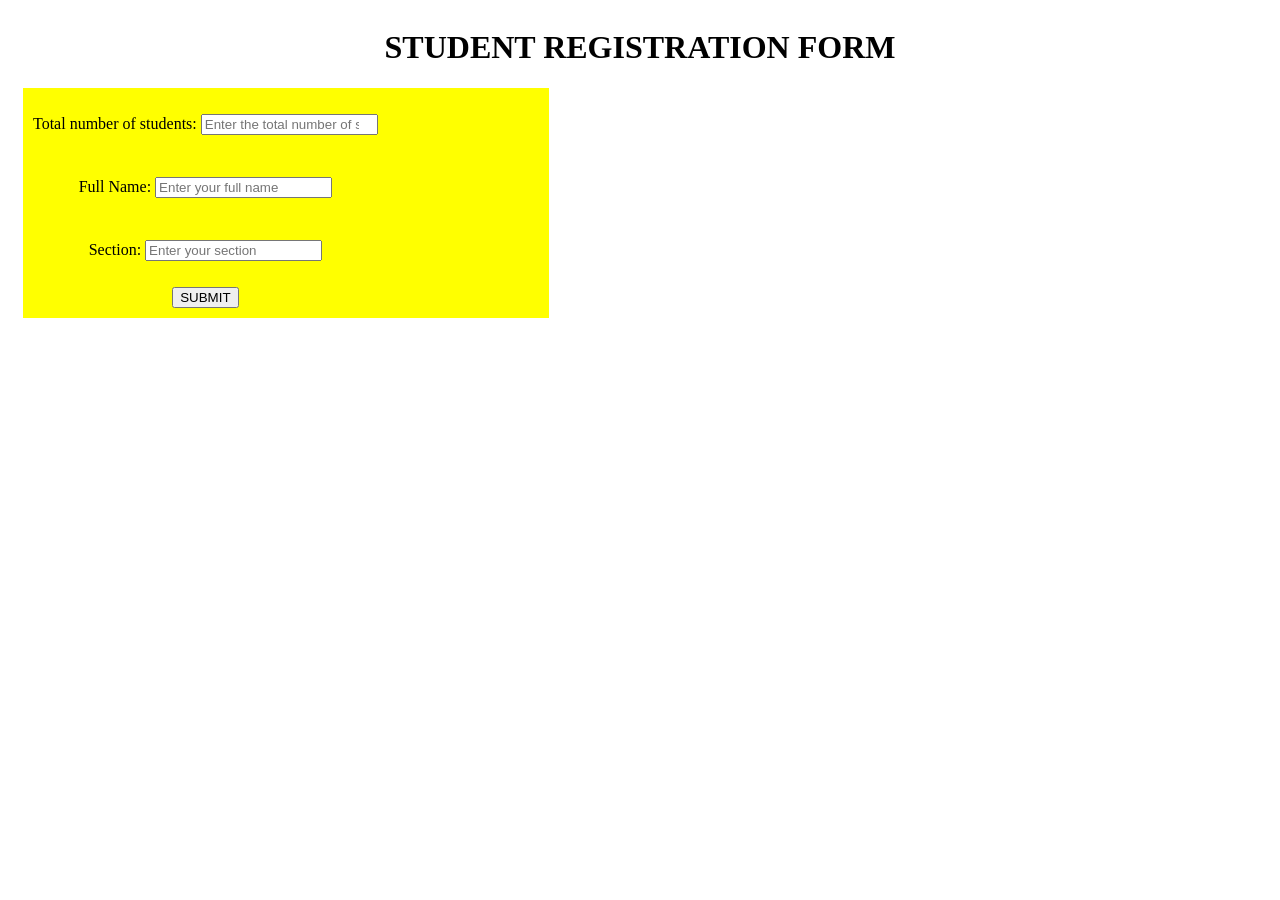
<file: Student Registration Form/index.html>
<!DOCTYPE html>
<html lang="en">

<head>
    <meta charset="UTF-8">
    <meta name="viewport" content="width=device-width, initial-scale=1.0">
    <title>Student registration form</title>
    <link rel="stylesheet" href="style.css">
</head>

<body>
    <h1>STUDENT REGISTRATION FORM</h1>
    <div class="container">
        <form action="/registration">
            <p>
                <label for="Number">Total number of students:</label>
                <input type="number" id="number" name="Total_Students" placeholder="Enter the total number of students">
            </p>
            <p>
                <label for="fullName">Full Name:</label>
                <input type="text" id="fullName" name="user_name" placeholder="Enter your full name">
            </p>

            <p>
                <label for="section">Section:</label>
                <input type="text" id="section" name="class_section" placeholder="Enter your section">
            </p>
            <button type="button" onclick="Register(event)">SUBMIT</button>
        </form>
    </div>
    <script src="js.js"></script>
    <div id="result"></div>
</body>

</html>
</file>
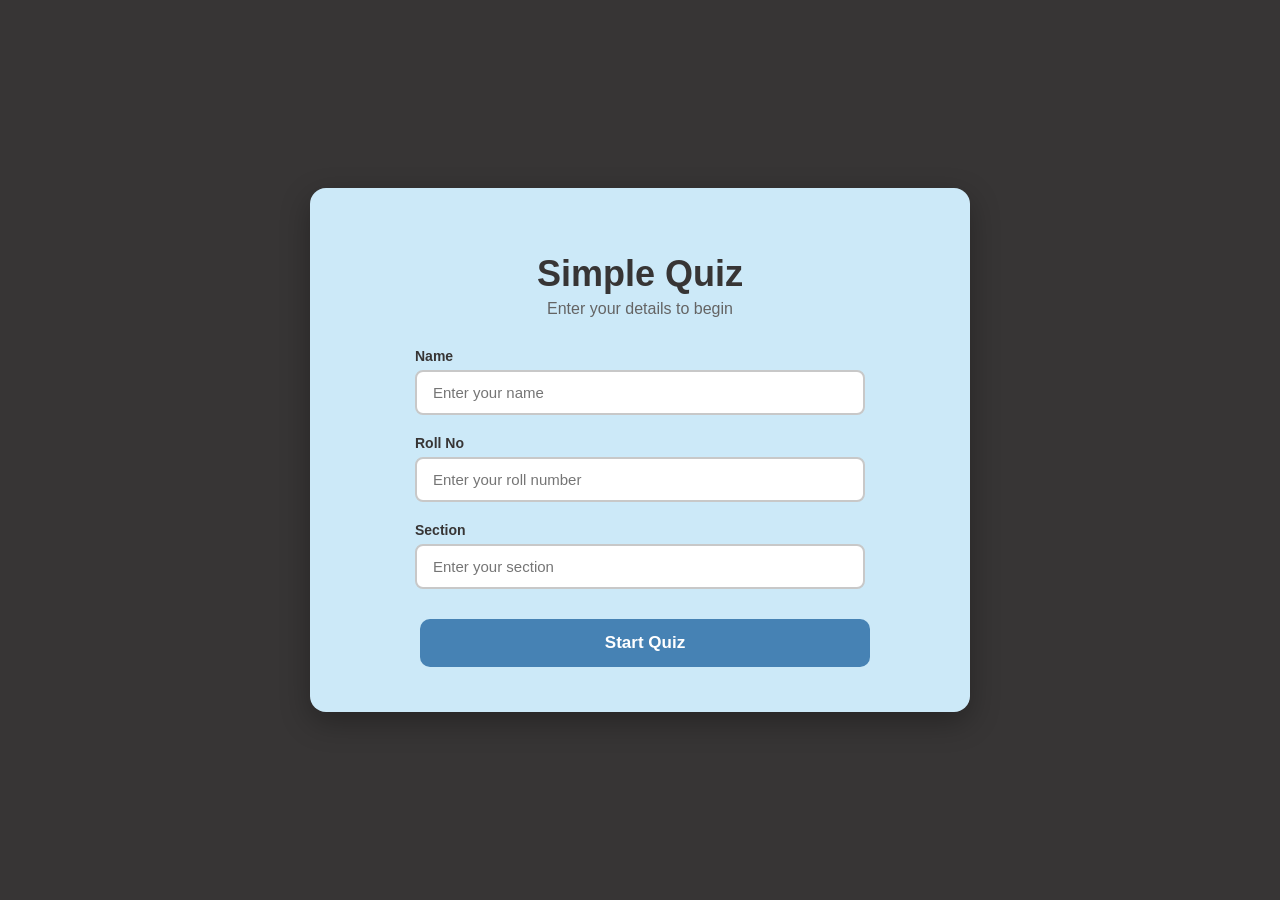
<file: FSD Assignment/Assignment_1/index.html>
<!DOCTYPE html>
<html lang="en">
<head>
    <meta charset="UTF-8">
    <meta name="viewport" content="width=device-width, initial-scale=1.0">
    <title>Assignmet_1</title>
    <link rel="stylesheet" href="./style.css">
</head>
<body>
    <div class="container">
        <div id="startPage" class="start-page">
            <h1 class="start-title">Simple Quiz</h1>
            <p class="start-subtitle">Enter your details to begin</p>
            <div class="form-group">
                <label for="name">Name</label>
                <input type="text" id="name" placeholder="Enter your name">
            </div>
            <div class="form-group">
                <label for="roll">Roll No</label>
                <input type="text" id="roll" placeholder="Enter your roll number">
            </div>
            <div class="form-group">
                <label for="section">Section</label>
                <input type="text" id="section" placeholder="Enter your section">
            </div>
            <button class="start-btn" onclick="startQuiz()">Start Quiz</button>
        </div>
        <div id="quizPage" style="display:none;">
            <div id="timer">03:00</div>
            <h2 id="questionNumber"></h2>
            <h3 id="question"></h3>
            <div id="options"></div>
            <div id="answerResult"></div>
            <br>
            <button id="nextBtn" onclick="nextQuestion()">Next</button>
            <button onclick="submitQuiz()">Submit</button>
        </div>
        <div id="resultPage" style="display:none;">
            <h1>Quiz Result</h1>
            <p id="studentInfo"></p>
            <h2 id="score"></h2>
            <button onclick="location.reload()">Restart Quiz</button>
        </div>
    </div>
</body>
<script src="./script.js"></script>
</html>
</file>
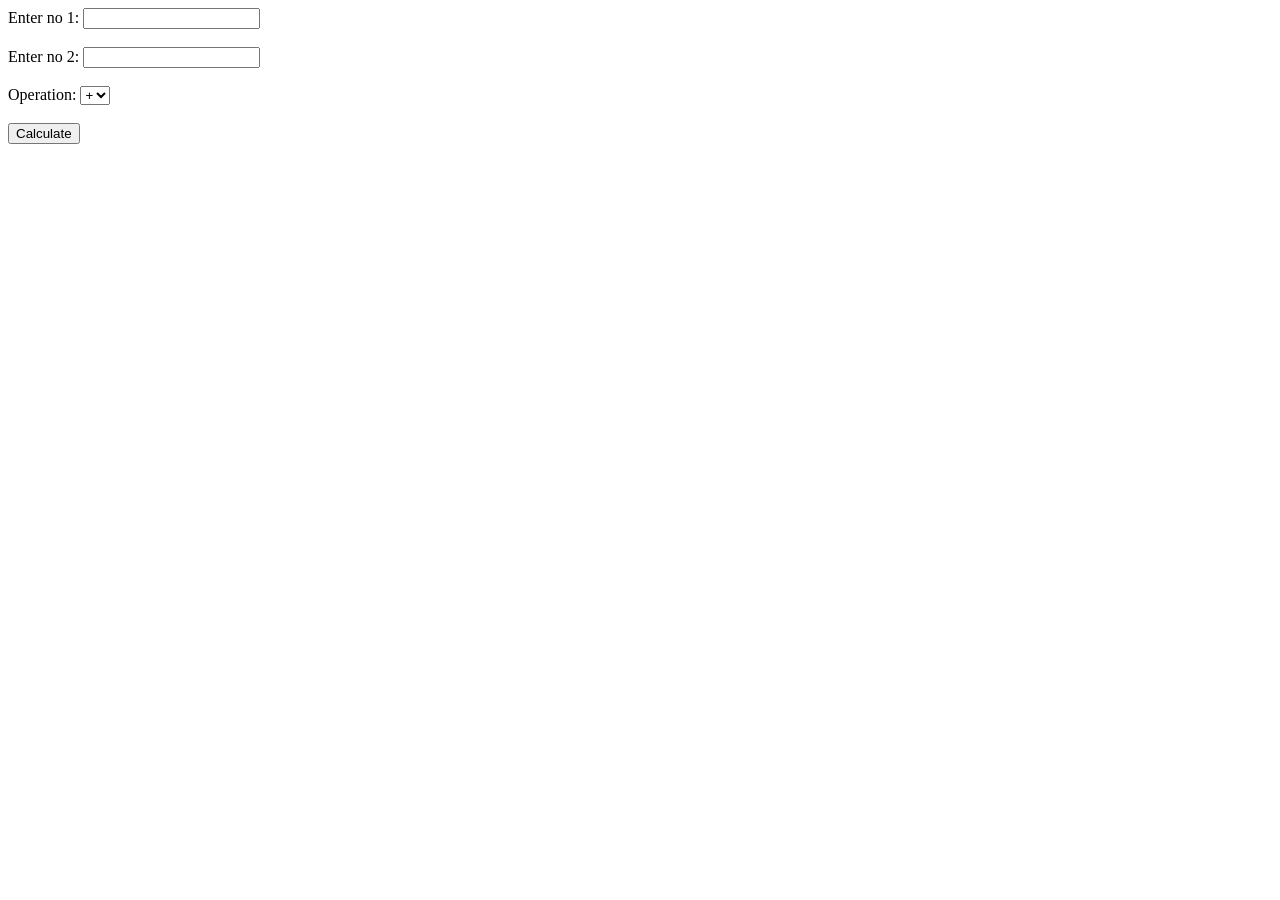
<file: CALCULATOR.html>
<!DOCTYPE html>
<html lang="en">
<head>
    <meta charset="UTF-8">
    <meta name="viewport" content="width=device-width, initial-scale=1.0">
    <title>Document</title>
</head>
<body>
    <script>
    function calculate() {
        let a = Number(document.getElementById("Num1").value);
        let b = Number(document.getElementById("Num2").value);
        let c = document.getElementById("operator").value;

        let result;

        if (a == null || b == 0 || a == 0 || b == null) {
            window.alert("Please Enter the number");
            return;
        }

        if (c == "+") {
            result = a + b;
        } 
        else if (c == "-") {
            result = a - b;
        } 
        else if (c == "*") {
            result = a * b;
        } 
        else if (c == "/") {
            result = a / b;
        }

        document.write("Result = " + result);
    }
    </script>

    <label>Enter no 1:</label>
    <input type="number" id="Num1">

    <br><br>

    <label>Enter no 2:</label>
    <input type="number" id="Num2">

    <br><br>

    <label>Operation:</label>
    <select id="operator">
        <option value="+">+</option>
        <option value="-">-</option>
        <option value="*">*</option>
        <option value="/">/</option>
    </select>

    <br><br>

    <button onclick="calculate()">Calculate</button>
</body>
</html>
</file>
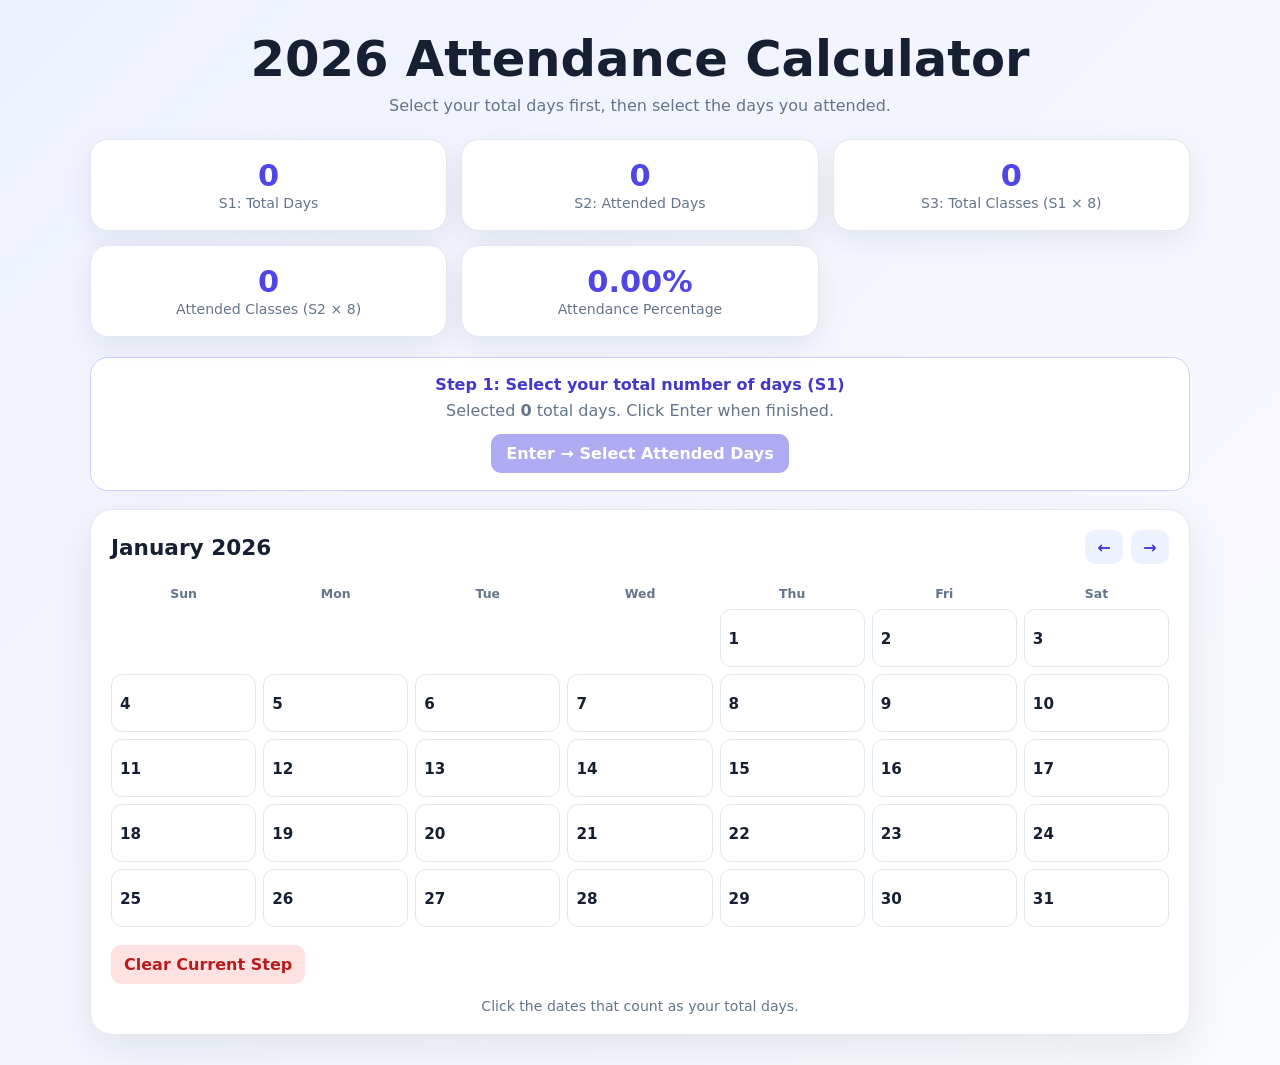
<file: calendar.html>
<!DOCTYPE html>
<html lang="en">
<head>
<meta charset="UTF-8">
<meta name="viewport" content="width=device-width, initial-scale=1.0">
<title>2026 Attendance Calculator</title>
<style>
*{box-sizing:border-box}
body{margin:0;min-height:100vh;font-family:Inter,system-ui,-apple-system,"Segoe UI",sans-serif;background:linear-gradient(135deg,#eef2ff,#f8fafc);color:#172033;padding:30px 16px}
.app{width:min(1100px,100%);margin:auto}
header{text-align:center;margin-bottom:24px}
h1{margin:0 0 8px;font-size:clamp(2rem,5vw,3.1rem)}
header p{margin:0;color:#64748b}
.summary{display:grid;grid-template-columns:repeat(3,1fr);gap:14px;margin-bottom:20px}
.card{background:#fff;border:1px solid #e2e8f0;border-radius:18px;padding:18px;text-align:center;box-shadow:0 10px 30px #0f172a12}
.card .number{display:block;font-size:1.9rem;font-weight:800;color:#4f46e5}
.card .label{color:#64748b;font-size:.88rem;margin-top:4px}
.step-panel{background:#fff;border:1px solid #c7d2fe;border-radius:18px;padding:17px 20px;margin-bottom:18px;text-align:center}
.step-title{font-weight:800;color:#4338ca}
.step-panel p{margin:7px 0 14px;color:#64748b}
button{font:inherit;font-weight:700;cursor:pointer;border:0}
.enter-btn{background:#4f46e5;color:#fff;border-radius:10px;padding:10px 15px}
.enter-btn:disabled{opacity:.45;cursor:not-allowed}
.calendar-wrap{background:#fff;border:1px solid #e2e8f0;border-radius:22px;padding:20px;box-shadow:0 15px 40px #0f172a14}
.calendar-header{display:flex;justify-content:space-between;align-items:center;margin-bottom:14px}
.calendar-header h2{margin:0;font-size:1.35rem}
.controls{display:flex;gap:8px}
.nav-btn{background:#eef2ff;color:#4338ca;border-radius:10px;width:38px;height:34px}
.weekdays,.days{display:grid;grid-template-columns:repeat(7,1fr);gap:7px}
.weekday{text-align:center;font-size:.78rem;font-weight:800;color:#64748b;padding:8px 0}
.day{min-height:58px;border:1px solid #e2e8f0;background:#fff;border-radius:11px;padding:8px;text-align:left;position:relative;color:#172033}
.day:hover{border-color:#818cf8;transform:translateY(-1px)}
.day.empty{visibility:hidden;pointer-events:none}
.day.selected{background:#4f46e5;border-color:#4f46e5;color:#fff}
.day.today{outline:3px solid #c7d2fe}
.day-number{font-weight:800;font-size:.95rem}
.check{position:absolute;right:7px;bottom:6px}
.clear-btn{margin-top:18px;background:#fee2e2;color:#b91c1c;border-radius:10px;padding:10px 13px}
.hint{text-align:center;color:#64748b;font-size:.88rem;margin:14px 0 0}
@media(max-width:700px){
 .summary{grid-template-columns:repeat(2,1fr)}
 .calendar-wrap{padding:13px}
 .day{min-height:52px;padding:6px}
 .weekdays,.days{gap:5px}
}
@media(max-width:430px){
 .summary{grid-template-columns:1fr}
 .weekday{font-size:.68rem}
 .day{min-height:48px}
}
</style>
</head>
<body>
<main class="app">
<header>
<h1>2026 Attendance Calculator</h1>
<p>Select your total days first, then select the days you attended.</p>
</header>

<section class="summary">
<div class="card"><span class="number" id="totalDays">0</span><span class="label">S1: Total Days</span></div>
<div class="card"><span class="number" id="attendedDays">0</span><span class="label">S2: Attended Days</span></div>
<div class="card"><span class="number" id="totalClasses">0</span><span class="label">S3: Total Classes (S1 × 8)</span></div>
<div class="card"><span class="number" id="attendedClasses">0</span><span class="label">Attended Classes (S2 × 8)</span></div>
<div class="card"><span class="number" id="attendancePercent">0%</span><span class="label">Attendance Percentage</span></div>
</section>

<section class="step-panel">
<div class="step-title" id="stepTitle">Step 1: Select your total number of days (S1)</div>
<p id="stepText">Click the dates below to select them. Then press Enter.</p>
<button class="enter-btn" id="enterBtn" disabled>Enter → Select Attended Days</button>
</section>

<section class="calendar-wrap">
<div class="calendar-header">
<h2 id="monthTitle">January 2026</h2>
<div class="controls">
<button class="nav-btn" id="prevBtn" aria-label="Previous month">←</button>
<button class="nav-btn" id="nextBtn" aria-label="Next month">→</button>
</div>
</div>

<div class="weekdays">
<div class="weekday">Sun</div><div class="weekday">Mon</div><div class="weekday">Tue</div>
<div class="weekday">Wed</div><div class="weekday">Thu</div><div class="weekday">Fri</div><div class="weekday">Sat</div>
</div>
<div class="days" id="days"></div>

<button class="clear-btn" id="clearBtn">Clear Current Step</button>
<p class="hint" id="hint">Click any date to select it.</p>
</section>
</main>

<script>
const YEAR=2026;
let currentMonth=0;
let mode="s1";
const s1Dates=new Set();
const s2Dates=new Set();

const daysEl=document.getElementById("days");
const monthTitle=document.getElementById("monthTitle");
const totalDaysEl=document.getElementById("totalDays");
const attendedDaysEl=document.getElementById("attendedDays");
const totalClassesEl=document.getElementById("totalClasses");
const attendedClassesEl=document.getElementById("attendedClasses");
const attendancePercentEl=document.getElementById("attendancePercent");
const stepTitle=document.getElementById("stepTitle");
const stepText=document.getElementById("stepText");
const enterBtn=document.getElementById("enterBtn");
const hint=document.getElementById("hint");

function key(month,day){
  return `${YEAR}-${String(month+1).padStart(2,"0")}-${String(day).padStart(2,"0")}`;
}

function renderCalendar(){
  daysEl.innerHTML="";
  const first=new Date(YEAR,currentMonth,1).getDay();
  const count=new Date(YEAR,currentMonth+1,0).getDate();

  monthTitle.textContent=new Date(YEAR,currentMonth,1).toLocaleString("en-US",{month:"long",year:"numeric"});

  for(let i=0;i<first;i++){
    const empty=document.createElement("div");
    empty.className="day empty";
    daysEl.appendChild(empty);
  }

  for(let day=1;day<=count;day++){
    const date=key(currentMonth,day);
    const selected=mode==="s1" ? s1Dates.has(date) : s2Dates.has(date);

    const btn=document.createElement("button");
    btn.type="button";
    btn.className="day"+(selected?" selected":"");

    const today=new Date();
    if(today.getFullYear()===YEAR && today.getMonth()===currentMonth && today.getDate()===day){
      btn.classList.add("today");
    }

    btn.innerHTML=`<span class="day-number">${day}</span>${selected?'<span class="check">✓</span>':""}`;

    btn.addEventListener("click",()=>{
      if(mode==="s1"){
        if(s1Dates.has(date)) s1Dates.delete(date);
        else s1Dates.add(date);
      }else{
        // S2 can only contain dates already selected in S1.
        if(!s1Dates.has(date)) return;
        if(s2Dates.has(date)) s2Dates.delete(date);
        else s2Dates.add(date);
      }
      update();
      renderCalendar();
    });

    daysEl.appendChild(btn);
  }
}

function update(){
  const s1=s1Dates.size;
  const s2=s2Dates.size;
  const s3=s1*8;
  const attended=s2*8;
  const percent=s3 ? (attended/s3)*100 : 0;

  totalDaysEl.textContent=s1;
  attendedDaysEl.textContent=s2;
  totalClassesEl.textContent=s3;
  attendedClassesEl.textContent=attended;
  attendancePercentEl.textContent=percent.toFixed(2)+"%";

  if(mode==="s1"){
    stepTitle.textContent="Step 1: Select your total number of days (S1)";
    stepText.innerHTML=`Selected <strong>${s1}</strong> total days. Click Enter when finished.`;
    enterBtn.disabled=s1===0;
    enterBtn.textContent="Enter → Select Attended Days";
    hint.textContent="Click the dates that count as your total days.";
  }else{
    stepTitle.textContent="Step 2: Select your attended days (S2)";
    stepText.innerHTML=`Selected <strong>${s2}</strong> attended days out of <strong>${s1}</strong>.`;
    enterBtn.disabled=false;
    enterBtn.textContent="Reset / Start Again";
    hint.textContent="Only the S1 dates can be selected as attended days.";
  }
}

enterBtn.addEventListener("click",()=>{
  if(mode==="s1"){
    mode="s2";
  }else{
    mode="s1";
    s1Dates.clear();
    s2Dates.clear();
  }
  update();
  renderCalendar();
});

document.getElementById("prevBtn").addEventListener("click",()=>{
  currentMonth=Math.max(0,currentMonth-1);
  renderCalendar();
});
document.getElementById("nextBtn").addEventListener("click",()=>{
  currentMonth=Math.min(11,currentMonth+1);
  renderCalendar();
});
document.getElementById("clearBtn").addEventListener("click",()=>{
  if(mode==="s1"){
    s1Dates.clear();
    s2Dates.clear();
  }else{
    s2Dates.clear();
  }
  update();
  renderCalendar();
});

update();
renderCalendar();
</script>
</body>
</html>
</file>
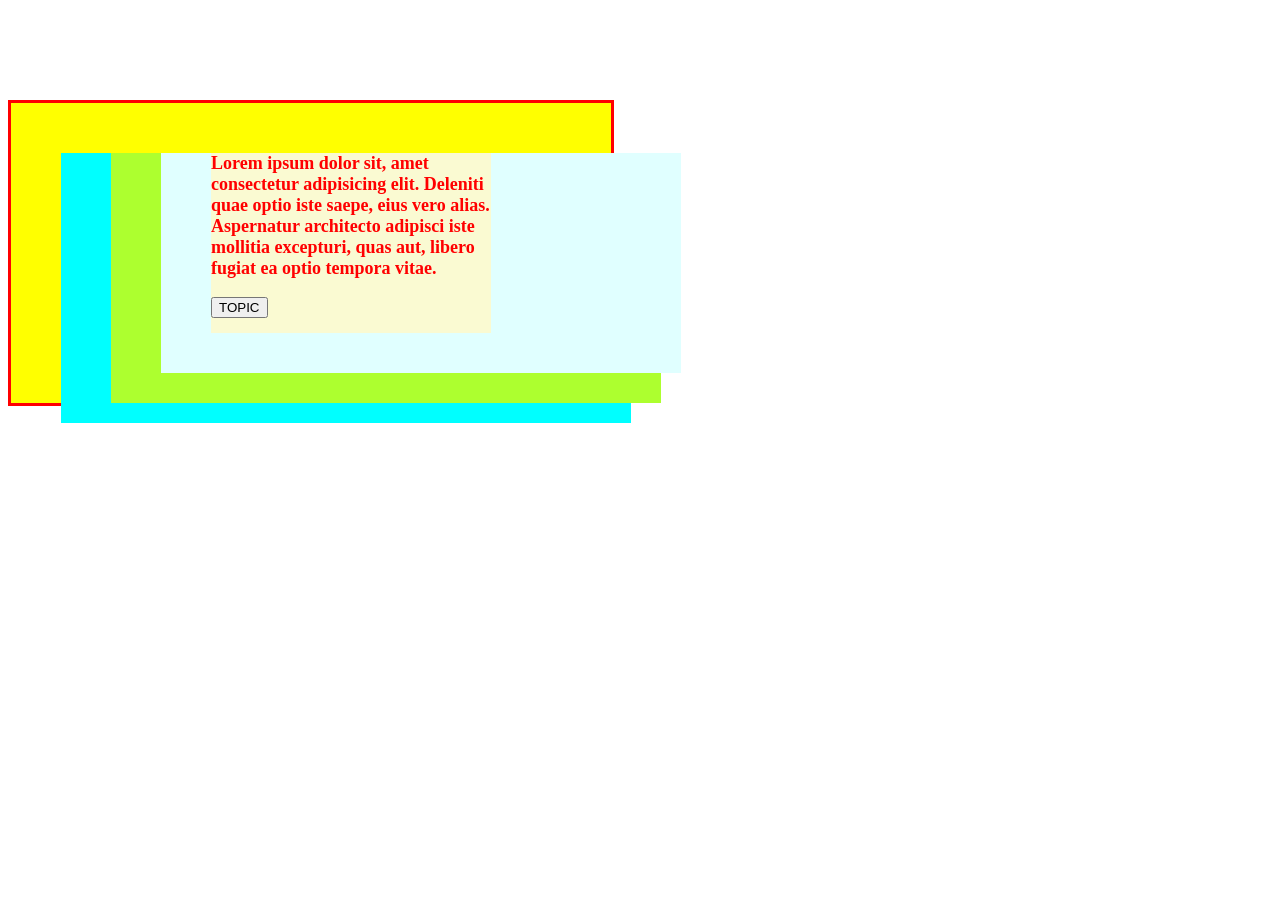
<file: EVENTS.html>
<!DOCTYPE html>
<html lang="en">

<head>
    <meta charset="UTF-8">
    <meta name="viewport" content="width=device-width, initial-scale=1.0">
    <title>MOUSEEVENTS</title>
    <link rel="stylesheet" href="EVENTS.css">
    <script>
        function eventcall() {
            alert("This is a mouse Event")
        }

        function eventhower() {
            alert("This is mouse hower")
        }

    </script>
</head>

<body>
    <!-- 
    Mouse events
    ->onclick
    ->ondblclick (double click pe)
    ->onmouseup
    ->onmouse out
    ->onmouseover
    ->oncontextmenu (rigt click pe)
    ->onmousedown
     -->
    <div id="box" onmouseup="eventhower()">
        <div id="box1" onmousedown="eventhower()">
            <div id="box2" oncontextmenu="eventhower()">
                <div id="box3" ondblclick="eventhower()">
                    <!-- <div id="box4" onmouseout="eventhower()"> -->
                        <div id="box5" onmouseover="eventhower()">
                            <p id="para">
                                Lorem ipsum dolor sit, amet consectetur adipisicing elit. Deleniti quae optio iste
                                saepe, eius vero alias. Aspernatur architecto adipisci iste mollitia excepturi, quas
                                aut, libero fugiat ea optio tempora vitae.
                            </p>

                            <button onclick="eventcall()">
                                TOPIC
                            </button>
                        </div>
                    </div>
                </div>
            </div>
        </div>

    </div>


    
</body>

</html>
</file>
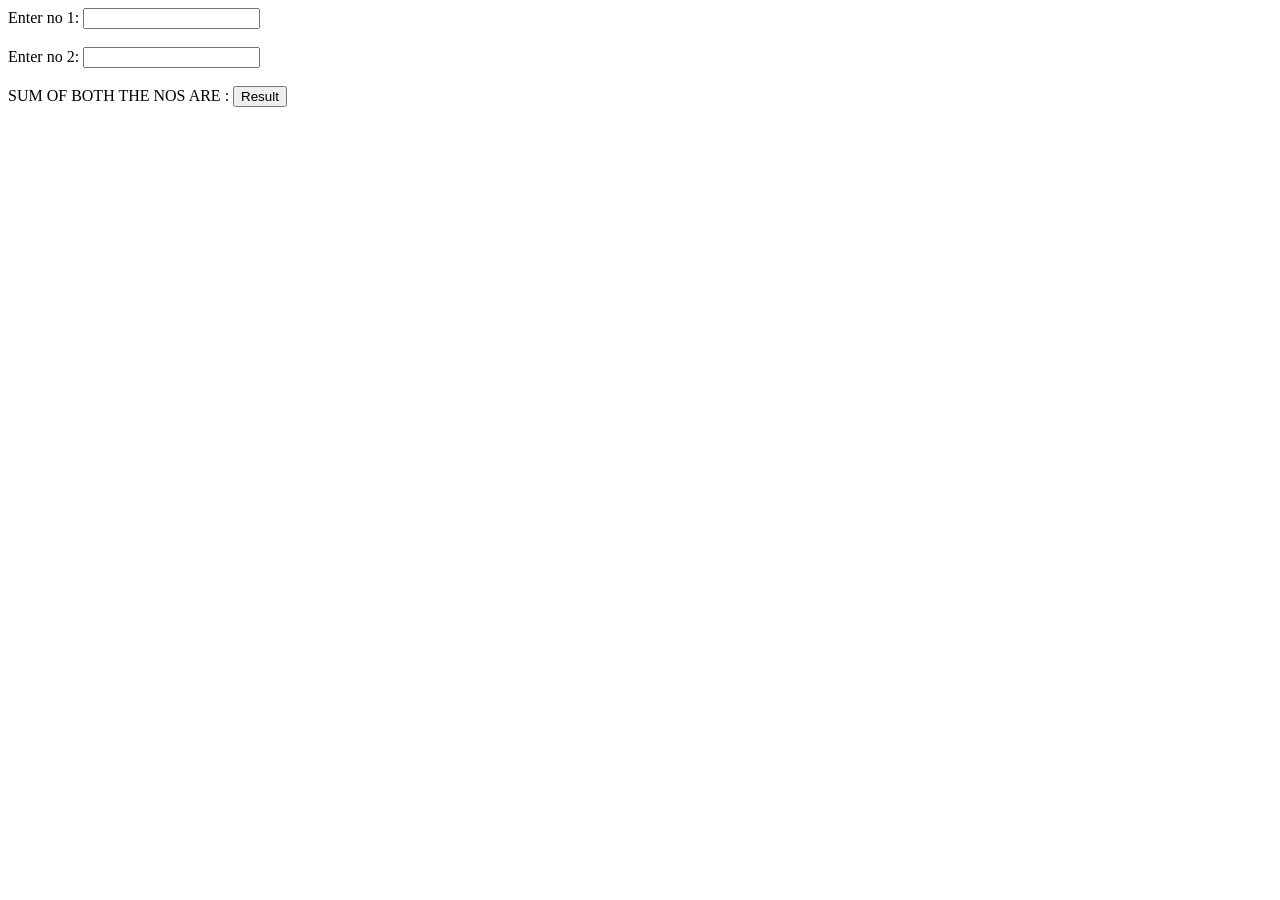
<file: functions.html>
<!DOCTYPE html>
<html lang="en">
<head>
    <meta charset="UTF-8">
    <meta name="viewport" content="width=device-width, initial-scale=1.0">
    <title>Document</title>
</head>
<body>
    <script>
    function sum(){
        let a = Number(document.getElementById("Num1").value);
        let b = Number(document.getElementById("Num2").value);

        if (a == null || b == 0 || a == 0 || b == null) {
            window.alert("Please Enter the numbers");
            return;
        }

        let sum = a + b;
        document.write(sum);
    }

    </script>

    <label>Enter no 1:</label>
    <input type="number" id="Num1">

    <br><br>

    <label>Enter no 2:</label>
    <input type="number" id="Num2">

    <br><br>
    <label> SUM OF BOTH THE NOS ARE :   </label>
    
    <button onclick="sum()">Result</button>
</body>
</html>
</file>
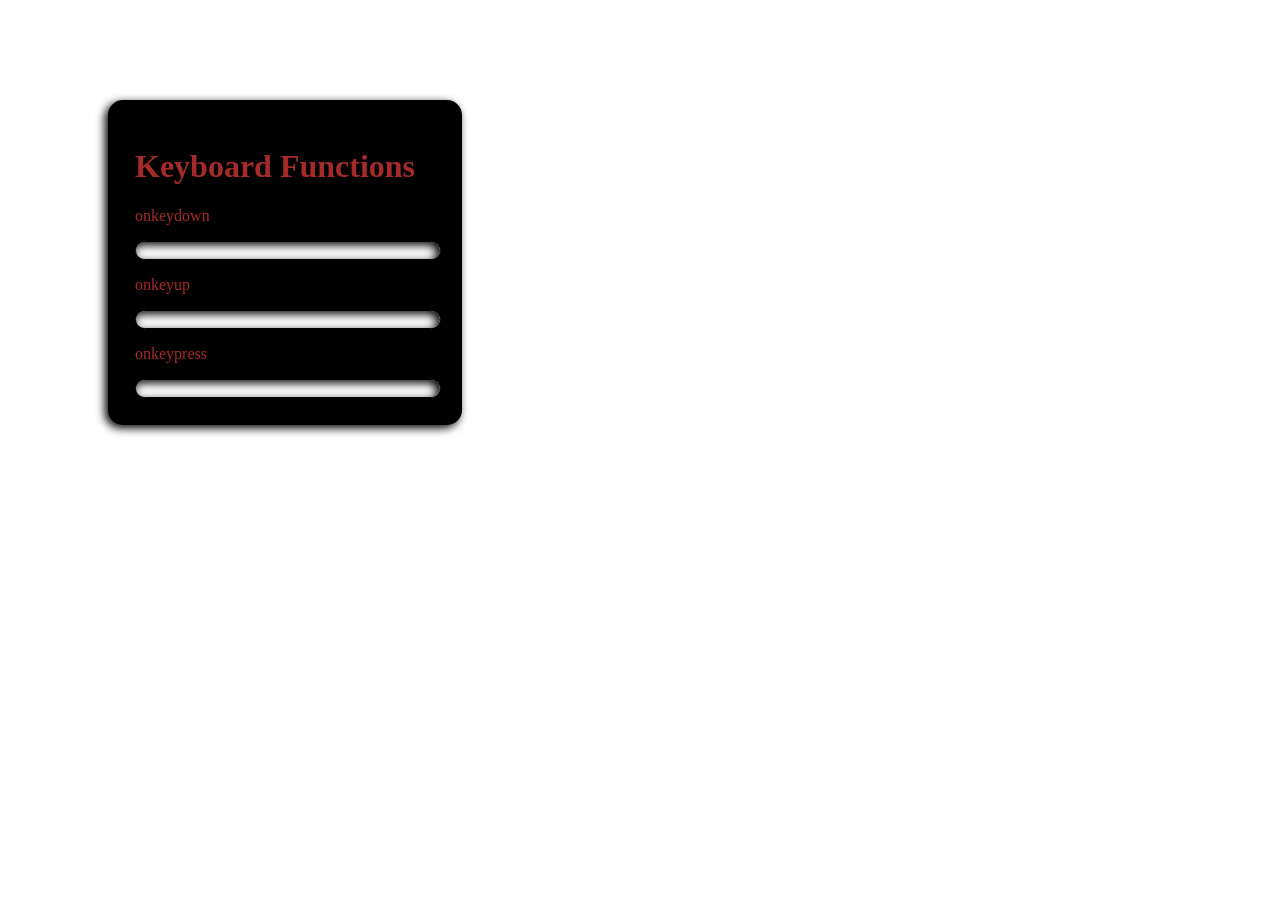
<file: Keyboardevents.html>
<!DOCTYPE html>
<html lang="en">
<head>
    <meta charset="UTF-8">
    <meta name="viewport" content="width=device-width, initial-scale=1.0">
    <title>Document</title>
    <link rel="stylesheet" href="keyboardevents.css">
</head>
<body>
    <div id="form">
        <!-- <h1 id="h1">Keyboard Functions</h1>
        <p> onkeydown</p>
        <input type="text" onkeydown="alert(this.value);">
        <p> onkeyup</p>
        <input type="text" onkeyup="alert(this.value);">
        <p> onkeypress</p>
        <input type="text"  onkeypress="alert(this.value);"> -->

        <h1 id="h1">Keyboard Functions</h1>
        <p> onkeydown</p>
        <input type="text" onkeydown="document.getElementById('form').style.background=this.value">
        <p> onkeyup</p>
        <input type="text" onkeyup="document.getElementById('form').style.background=this.value">
        <p> onkeypress</p>
        <input type="text"  onkeypress="document.getElementById('form').style.background=this.value">
    </div>
</body>
</html>
</file>
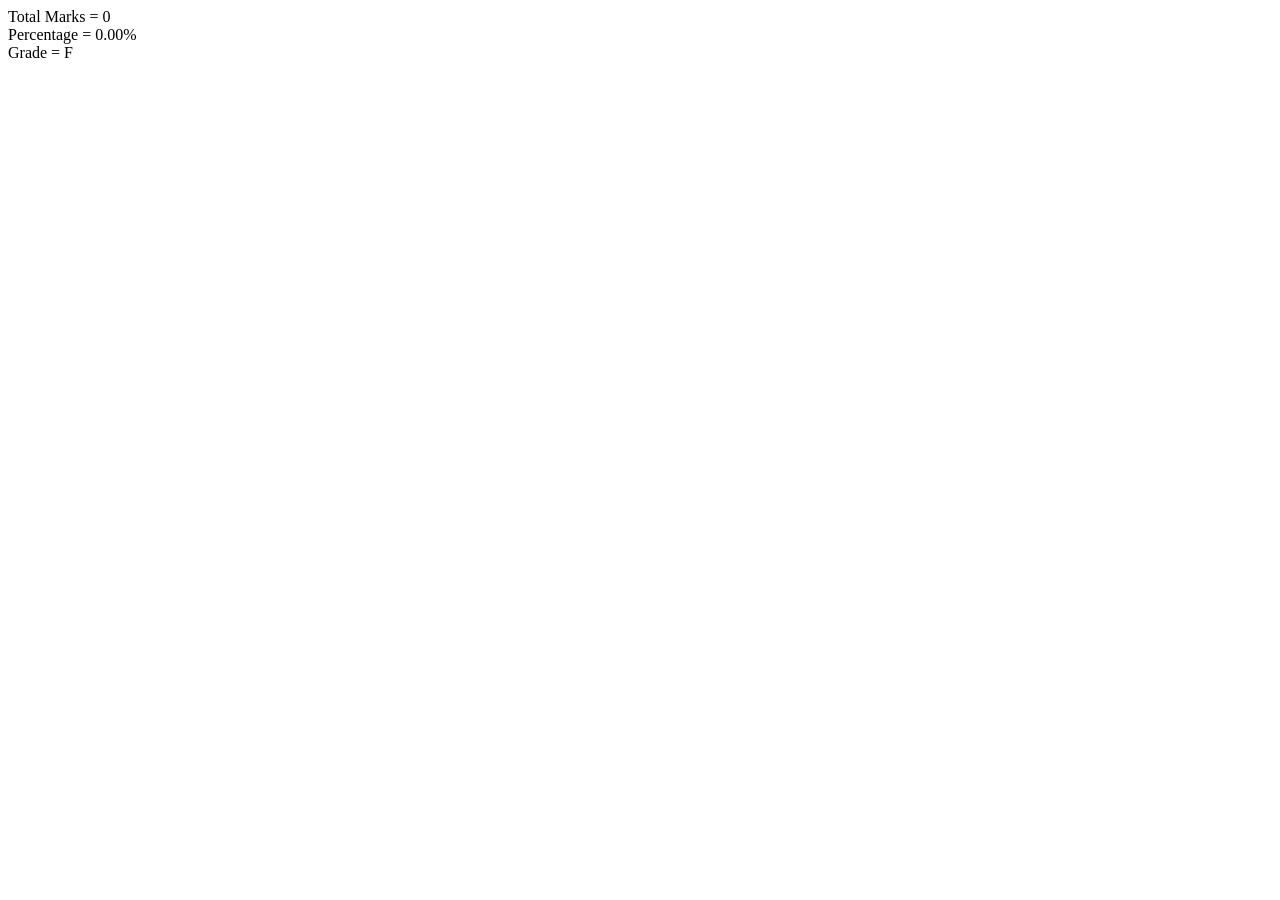
<file: stundent.html>
<!DOCTYPE html>
<html lang="en">
<head>
    <meta charset="UTF-8">
    <meta name="viewport" content="width=device-width, initial-scale=1.0">
    <title>Marks Result</title>
</head>
<body>
    <script>
        let n1 = Number(prompt("Enter the marks of sub 1"));
        let n2 = Number(prompt("Enter the marks of sub 2"));
        let n3 = Number(prompt("Enter the marks of sub 3"));
        let n4 = Number(prompt("Enter the marks of sub 4"));
        let n5 = Number(prompt("Enter the marks of sub 5"));

        function Total_sum(){
            return n1 + n2 + n3 + n4 + n5;
        }

        function Percentage(){
            return (Total_sum() / 500) * 100;
        }

        function Grade(){
            let percent = Percentage();
            if (percent >= 90) return 'A';
            else if (percent >= 80) return 'B';
            else if (percent >= 70) return 'C';
            else if (percent >= 60) return 'D';
            else if (percent >= 50) return 'E';
            else return 'F';
        }

        document.write("Total Marks = " + Total_sum() + "<br>");
        document.write("Percentage = " + Percentage().toFixed(2) + "%<br>");
        document.write("Grade = " + Grade() + "<br>");
    </script>
</body>
</html>
</file>
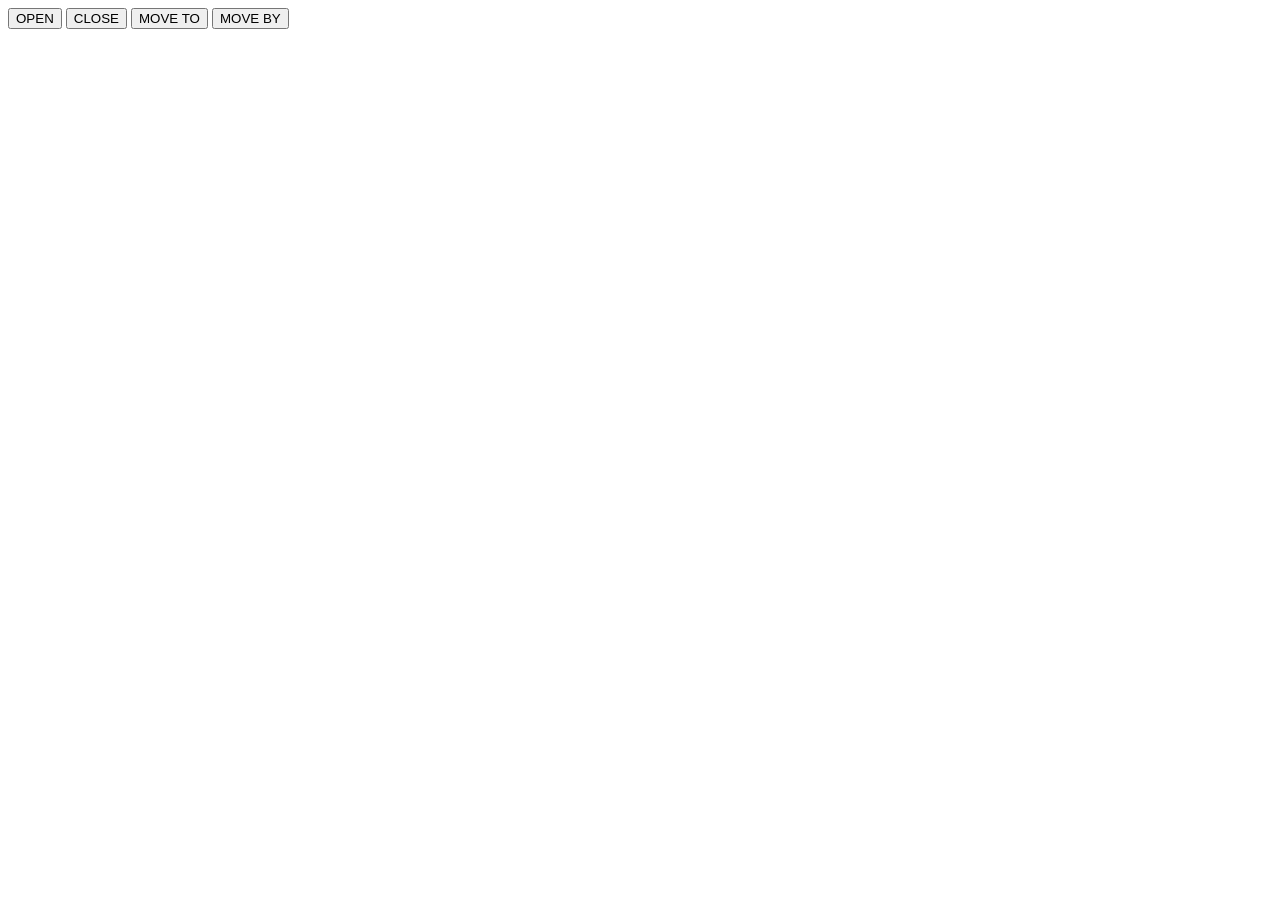
<file: WEBPAGE_EASY.html>
<!DOCTYPE html>
<html lang="en">
<head>
    <meta charset="UTF-8">
    <meta name="viewport" content="width=device-width, initial-scale=1.0">
    <title>Document</title>
    <script>
    let myWindow;

    function openWin() {
    myWindow = window.open("", "myWindow", "width=200, height=500 ,left=100 ,right=200");
    myWindow.document.write("<p>This is my new window with moveTo and moveBy event</p>")
    }

    function closeWin() {
    myWindow.close();
    }

    function movetoWin(){
        myWindow.moveTo(200,300);
        myWindow.focus();
    }

    function movebyWin(){
        myWindow.moveBy(200,300);
        myWindow.focus();
    }
    </script>
</head>
<body>
    <button onclick="openWin()">OPEN</button>
    <button onclick="closeWin()">CLOSE</button>
    <button onclick="movetoWin()">MOVE TO</button>
    <button onclick="movebyWin()">MOVE BY</button>
</body>
</html>
</file>
<file: Student Registration Form/style.css>
.container{
background-color: yellow;
border: black;
margin: 15px;
padding: 10px;
width: 40%;
display: flex;
text-align: center;
align-content: center
}
body{
    align-items: center;
    justify-content: center;
    align-content: center;
}
h1{
    text-align: center
}
form{
    display: flex;
    flex-direction: column; 
    gap: 10px;                 
    align-items: center; 
}
</file>
<file: FSD Assignment/Assignment_1/style.css>
body{
    font-family: 'Segoe UI', Arial, sans-serif;
    background-color: rgb(55, 53, 53);
    margin: 0;
    min-height: 100vh;
    display: flex;
    align-items: center;
    justify-content: center;
}
.container{
    width: 80%;
    max-width: 600px;
    margin: 20px auto;
    padding: 40px 30px;
    background-color: rgb(204, 233, 248);
    text-align: center;
    border-radius: 1rem;
    position: relative;
    box-shadow: 0 10px 30px rgba(0, 0, 0, 0.3);
}
.start-page{
    max-width: 450px;
    margin: 0 auto;
}
.start-title{
    color: rgb(55, 53, 53);
    margin-bottom: 5px;
    font-size: 36px;
}
.start-subtitle{
    color: rgb(100, 100, 100);
    margin-top: 0;
    margin-bottom: 30px;
    font-size: 16px;
}
.form-group{
    margin-bottom: 20px;
    text-align: left;
}
.form-group label{
    display: block;
    margin-bottom: 6px;
    font-weight: 600;
    color: rgb(55, 53, 53);
    font-size: 14px;
}
input{
    width: 100%;
    padding: 12px 16px;
    margin: 0;
    border: 2px solid rgb(200, 200, 200);
    border-radius: 8px;
    font-size: 15px;
    box-sizing: border-box;
    transition: border-color 0.2s, box-shadow 0.2s;
    background-color: white;
}
input:focus{
    outline: none;
    border-color: rgb(70, 130, 180);
    box-shadow: 0 0 0 3px rgba(70, 130, 180, 0.15);
}
button{
    padding: 12px 28px;
    margin: 5px;
    cursor: pointer;
    border-radius: 10px;
    background-color: rgb(233, 244, 202);
    border: none;
    font-size: 15px;
    font-weight: 600;
    transition: background-color 0.2s, transform 0.1s;
}
button:hover{
    background-color: rgb(210, 225, 175);
    transform: translateY(-1px);
}
button:active{
    transform: translateY(0);
}
.start-btn{
    width: 100%;
    padding: 14px;
    margin-top: 10px;
    background-color: rgb(70, 130, 180);
    color: white;
    font-size: 17px;
    border-radius: 10px;
}
.start-btn:hover{
    background-color: rgb(55, 110, 160);
}
#options button{
    display: block;
    width: 100%;
    text-align: left;
    margin: 8px 0;
    padding: 14px 18px;
}
#timer{
    position: absolute;
    top: 20px;
    right: 20px;
    font-size: 24px;
    font-weight: bold;
    background-color: rgb(55, 53, 53);
    color: white;
    padding: 8px 16px;
    border-radius: 8px;
    min-width: 80px;
}
.option-btn.highlighted{
    background-color: rgb(135, 206, 235);
    border: 2px solid rgb(70, 130, 180);
}
.option-btn.correct{
    background-color: rgb(144, 238, 144);
}
.option-btn.wrong{
    background-color: rgb(255, 160, 160);
}
button:disabled{
    opacity: 0.7;
    cursor: not-allowed;
    transform: none;
}
</file>
<file: EVENTS.css>
#box{
    height: 300px;
    width: 600px;
    margin: 100px 100px 100px 00px;
    background-color: yellow;
    color: red;
    border: solid;
}

#para{
    font-family: 'Times New Roman', Times, serif;
    font-weight: bold;
    font-size: large;
    

}

#box1{ height: 270px;
        width: 570px;
        background-color: aqua;
        margin: 50px 50px 50px 50px;
    }
#box2{
        height: 250px;
        width: 550px;
        background-color: greenyellow;
        margin: 50px 50px 50px 50px;
}
#box3{
        height: 220px;
        width: 520px;
        background-color: lightcyan;
        margin: 50px 50px 50px 50px;
}

#box4{height: 200px;
        width: 500px;
        background-color: lightpink;
        margin: 50px 50px 50px 50px;}

#box5{height: 180px;
        width: 280px;
        background-color: lightgoldenrodyellow;
        margin: 50px 50px 50px 50px;}
</file>
<file: keyboardevents.css>
body{
    font-family: 'Times New Roman', Times, serif;
    background-size: 500%;
    background-position: -150px -500px;

}
#form{
    margin: 100px;
    background-color: black;
    width: 300px;
    height: 100px auto 0 auto;
    border: 2px solid black;
    border-radius: 15px;
    padding: 25px;
    color: brown;
    box-shadow: -3px 3px 10px black;
}
p.input{
    font-size: 20px;
}

input{
    width: 300px;
    border: 1px solid black;
    border-radius: 10px;
    background-color: white;
    box-shadow: inset -3px 3px 10px #000;
}
</file>
